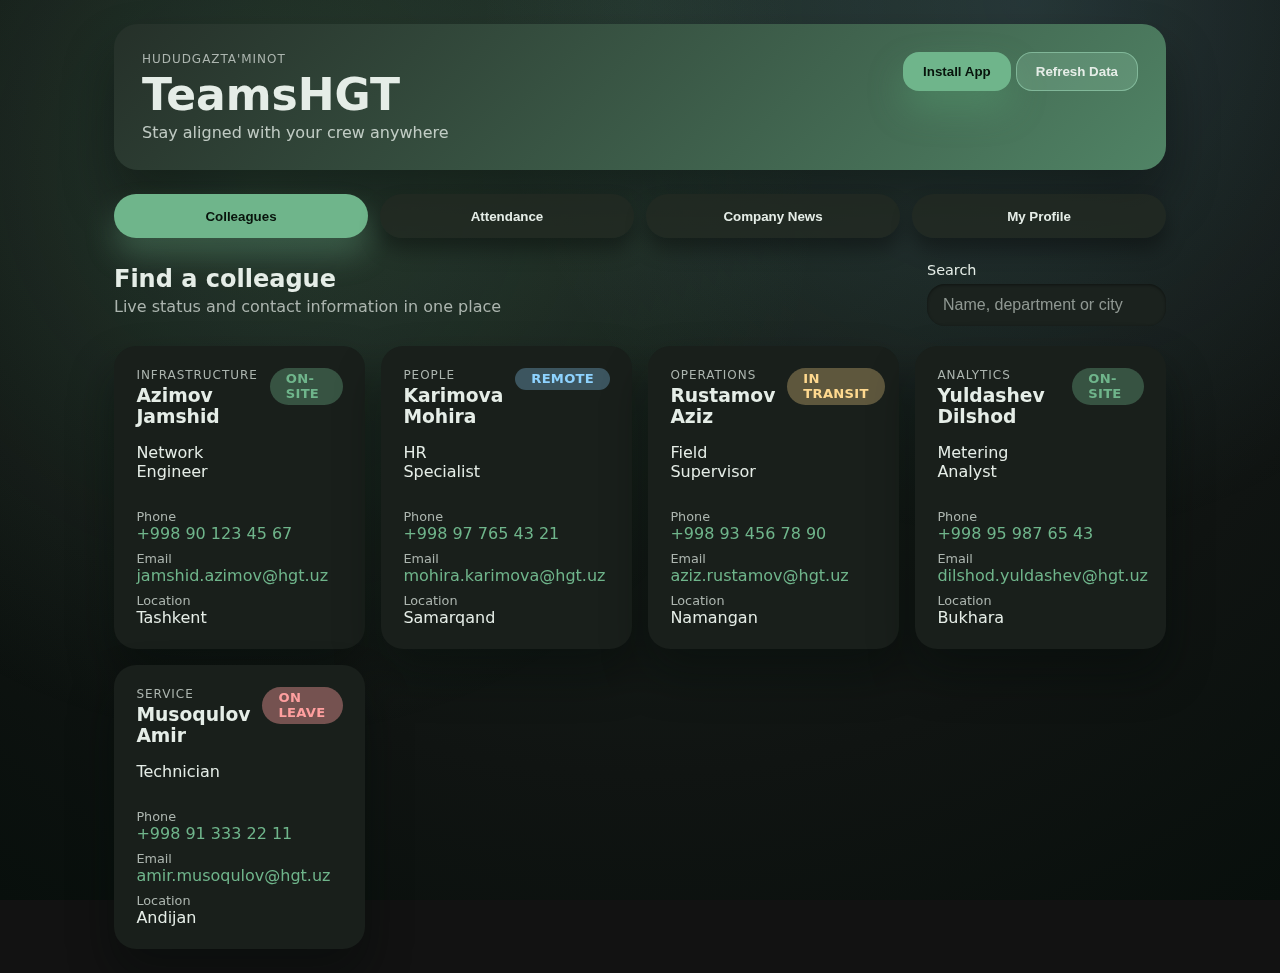
<file: index.html>
<!doctype html>
<html lang="en">
  <head>
    <meta charset="utf-8" />
    <meta name="viewport" content="width=device-width, initial-scale=1" />
    <meta name="description" content="TeamsHGT · Hududgazta'minot employee hub" />
    <title>TeamsHGT · Hududgazta'minot</title>
    <link rel="manifest" href="/manifest.json" />
    <link rel="icon" href="/assets/icon-192.png" />
    <link rel="stylesheet" href="styles/main.css" />
  </head>
  <body>
    <app-shell></app-shell>
    <script type="module" src="scripts/main.js"></script>
  </body>
</html>
</file>
<file: styles/main.css>
:root {
  color-scheme: dark;

  --md-bg: #101412;
  --md-surface: #191f1b;
  --md-surface-variant: #222922;
  --md-surface-bright: #253029;
  --md-text: #e5ede7;
  --md-on-bright: #08140c;
  --md-subtle: #acb5af;
  --md-primary: #6fb58b;
  --md-secondary: #9ad3b4;
  --md-accent: #6fb58b;
  --md-info: #8ed3ff;
  --md-warning: #ffd98f;
  --md-danger: #ff9f9f;
  --md-shadow: rgba(5, 10, 8, 0.45);

  font-family: "Inter", system-ui, -apple-system, BlinkMacSystemFont, "Segoe UI", sans-serif;
}

* {
  box-sizing: border-box;
}

body {
  margin: 0;
  min-height: 100vh;
  background: radial-gradient(
      circle at top,
      color-mix(in srgb, var(--md-primary) 16%, var(--md-bg)) 0%,
      var(--md-bg) 70%,
      #080f0c 100%
    )
    fixed;
  color: var(--md-text);
}

body::before {
  content: "";
  position: fixed;
  inset: 0;
  background: radial-gradient(circle at 20% 20%, rgba(111, 181, 139, 0.16), transparent 45%),
    radial-gradient(circle at 80% 0%, rgba(142, 211, 255, 0.13), transparent 40%);
  pointer-events: none;
  z-index: -1;
}

a {
  color: var(--md-primary);
  text-decoration: none;
}

a:hover {
  text-decoration: underline;
}

main,
section,
header,
nav {
  width: 100%;
}

app-shell {
  display: block;
  max-width: 1100px;
  margin: 0 auto;
  padding: 1.5rem;
}

.app-header {
  background: linear-gradient(135deg, var(--md-surface-bright), color-mix(in srgb, var(--md-primary) 60%, #223a2d));
  border-radius: 24px;
  padding: 1.75rem;
  display: flex;
  justify-content: space-between;
  gap: 1.5rem;
  flex-wrap: wrap;
  color: var(--md-text);
  box-shadow: 0 30px 50px rgba(5, 10, 8, 0.4);
}

.app-header h1 {
  font-size: clamp(2rem, 4vw, 2.75rem);
}

h1,
h2,
h3,
h4 {
  margin: 0.2rem 0;
}

.eyebrow {
  letter-spacing: 0.08em;
  text-transform: uppercase;
  font-size: 0.75rem;
  color: var(--md-subtle);
  margin: 0;
}

.subtitle {
  margin: 0;
  color: var(--md-subtle);
}

.app-header .subtitle {
  color: color-mix(in srgb, var(--md-text) 80%, transparent);
} 

.app-nav {
  display: grid;
  grid-template-columns: repeat(auto-fit, minmax(160px, 1fr));
  margin: 1.5rem 0;
  gap: 0.75rem;
}

.app-nav .nav-btn {
  border: none;
  padding: 0.9rem 1rem;
  border-radius: 999px;
  background: color-mix(in srgb, var(--md-surface-variant) 80%, transparent);
  font-weight: 600;
  cursor: pointer;
  transition: transform 0.18s ease, box-shadow 0.18s ease, background 0.18s ease;
  color: var(--md-text);
  box-shadow: 0 12px 20px rgba(0, 0, 0, 0.35);
}

.app-nav .nav-btn:hover {
  transform: translateY(-2px);
}

.app-nav .nav-btn.active {
  background: var(--md-primary);
  color: var(--md-on-bright);
  box-shadow: 0 18px 30px rgba(111, 181, 139, 0.3);
}

.panel {
  background: transparent;
}

.panel-header {
  display: flex;
  justify-content: space-between;
  flex-wrap: wrap;
  gap: 1rem;
  margin-bottom: 1.25rem;
}

.field {
  display: flex;
  flex-direction: column;
  gap: 0.35rem;
  font-size: 0.9rem;
}

.field input,
.field textarea {
  border-radius: 18px;
  border: none;
  padding: 0.75rem 1rem;
  font-size: 1rem;
  background: color-mix(in srgb, var(--md-surface-bright) 50%, var(--md-bg));
  color: var(--md-text);
  box-shadow: inset 0 1px 3px rgba(0, 0, 0, 0.45);
}

.field input::placeholder,
.field textarea::placeholder {
  color: color-mix(in srgb, var(--md-subtle) 80%, transparent);
}

#view-container {
  display: block;
}

.grid {
  display: grid;
  grid-template-columns: repeat(auto-fit, minmax(240px, 1fr));
  gap: 1rem;
}

.card,
.timeline li,
.payroll ul {
  background: var(--md-surface);
  border-radius: 22px;
  color: var(--md-text);
  box-shadow: 0 25px 45px var(--md-shadow);
}

.card {
  padding: 1.4rem;
  display: flex;
  flex-direction: column;
  gap: 0.7rem;
}

.card header {
  display: flex;
  justify-content: space-between;
  gap: 0.75rem;
}

dl {
  margin: 0;
  display: grid;
  gap: 0.5rem;
}

dl div {
  display: flex;
  flex-direction: column;
}

dl dt {
  font-size: 0.8rem;
  color: var(--md-subtle);
}

dl dd {
  margin: 0;
}

.status {
  padding: 0.2rem 1rem;
  border-radius: 999px;
  font-size: 0.82rem;
  font-weight: 600;
  align-self: flex-start;
  text-transform: uppercase;
  letter-spacing: 0.02em;
}

.status.unknown {
  background: color-mix(in srgb, var(--md-subtle) 20%, transparent);
  color: var(--md-subtle);
}

.status.on-site {
  background: color-mix(in srgb, var(--md-primary) 35%, transparent);
  color: var(--md-primary);
}

.status.remote {
  background: color-mix(in srgb, var(--md-info) 30%, transparent);
  color: var(--md-info);
}

.status.in-transit {
  background: color-mix(in srgb, var(--md-warning) 30%, transparent);
  color: var(--md-warning);
}

.status.on-leave {
  background: color-mix(in srgb, var(--md-danger) 40%, transparent);
  color: var(--md-danger);
}

.split {
  display: grid;
  grid-template-columns: repeat(auto-fit, minmax(260px, 1fr));
  gap: 1rem;
  margin-bottom: 1rem;
}

.form-card button {
  margin-top: 0.75rem;
}

.timeline {
  margin-top: 1rem;
}

.timeline h3 {
  margin-bottom: 0.2rem;
}

.timeline ul {
  list-style: none;
  padding: 0;
  margin: 0;
  display: flex;
  flex-direction: column;
  gap: 0.75rem;
}

.timeline li {
  padding: 0.95rem 1.1rem;
  display: flex;
  justify-content: space-between;
  align-items: center;
  background: var(--md-surface-variant);
}

.meta {
  color: var(--md-subtle);
  font-size: 0.85rem;
}

.stack {
  display: flex;
  flex-direction: column;
  gap: 1rem;
}

.stats-card {
  min-height: 120px;
  background: var(--md-surface-variant);
}

.stats-card .value {
  font-size: 2rem;
  margin: 0;
}

.payroll ul {
  list-style: none;
  padding: 0.35rem 0;
  margin: 0;
}

.payroll li {
  display: grid;
  grid-template-columns: repeat(3, 1fr);
  padding: 0.85rem 1.1rem;
}

.payroll li + li {
  box-shadow: inset 0 1px 0 rgba(149, 159, 153, 0.15);
}

.primary,
.ghost {
  border: none;
  border-radius: 16px;
  padding: 0.75rem 1.25rem;
  font-weight: 600;
  cursor: pointer;
  transition: transform 0.18s ease, box-shadow 0.18s ease;
}

.primary {
  background: var(--md-accent);
  color: var(--md-on-bright);
  box-shadow: 0 18px 35px rgba(89, 172, 119, 0.35);
}

.ghost {
  background: color-mix(in srgb, var(--md-secondary) 25%, transparent);
  color: var(--md-text);
  box-shadow: inset 0 0 0 1px color-mix(in srgb, var(--md-secondary) 60%, transparent);
}

.primary:hover,
.ghost:hover,
.app-nav .nav-btn:focus-visible {
  transform: translateY(-2px);
}

button:focus-visible {
  outline: 2px solid var(--md-primary);
  outline-offset: 2px;
}

.toast {
  position: fixed;
  bottom: 1rem;
  left: 50%;
  transform: translateX(-50%);
  background: var(--md-surface-variant);
  color: var(--md-text);
  padding: 0.75rem 1.25rem;
  border-radius: 999px;
  opacity: 0;
  transition: opacity 0.3s ease;
  box-shadow: 0 18px 32px rgba(0, 0, 0, 0.55);
}

.toast.visible {
  opacity: 0.95;
}

@media (max-width: 600px) {
  app-shell {
    padding: 1rem;
  }

  .app-header {
    flex-direction: column;
    align-items: flex-start;
  }
}

@media (prefers-reduced-motion: reduce) {
  *,
  *::before,
  *::after {
    transition: none !important;
  }
}
</file>
